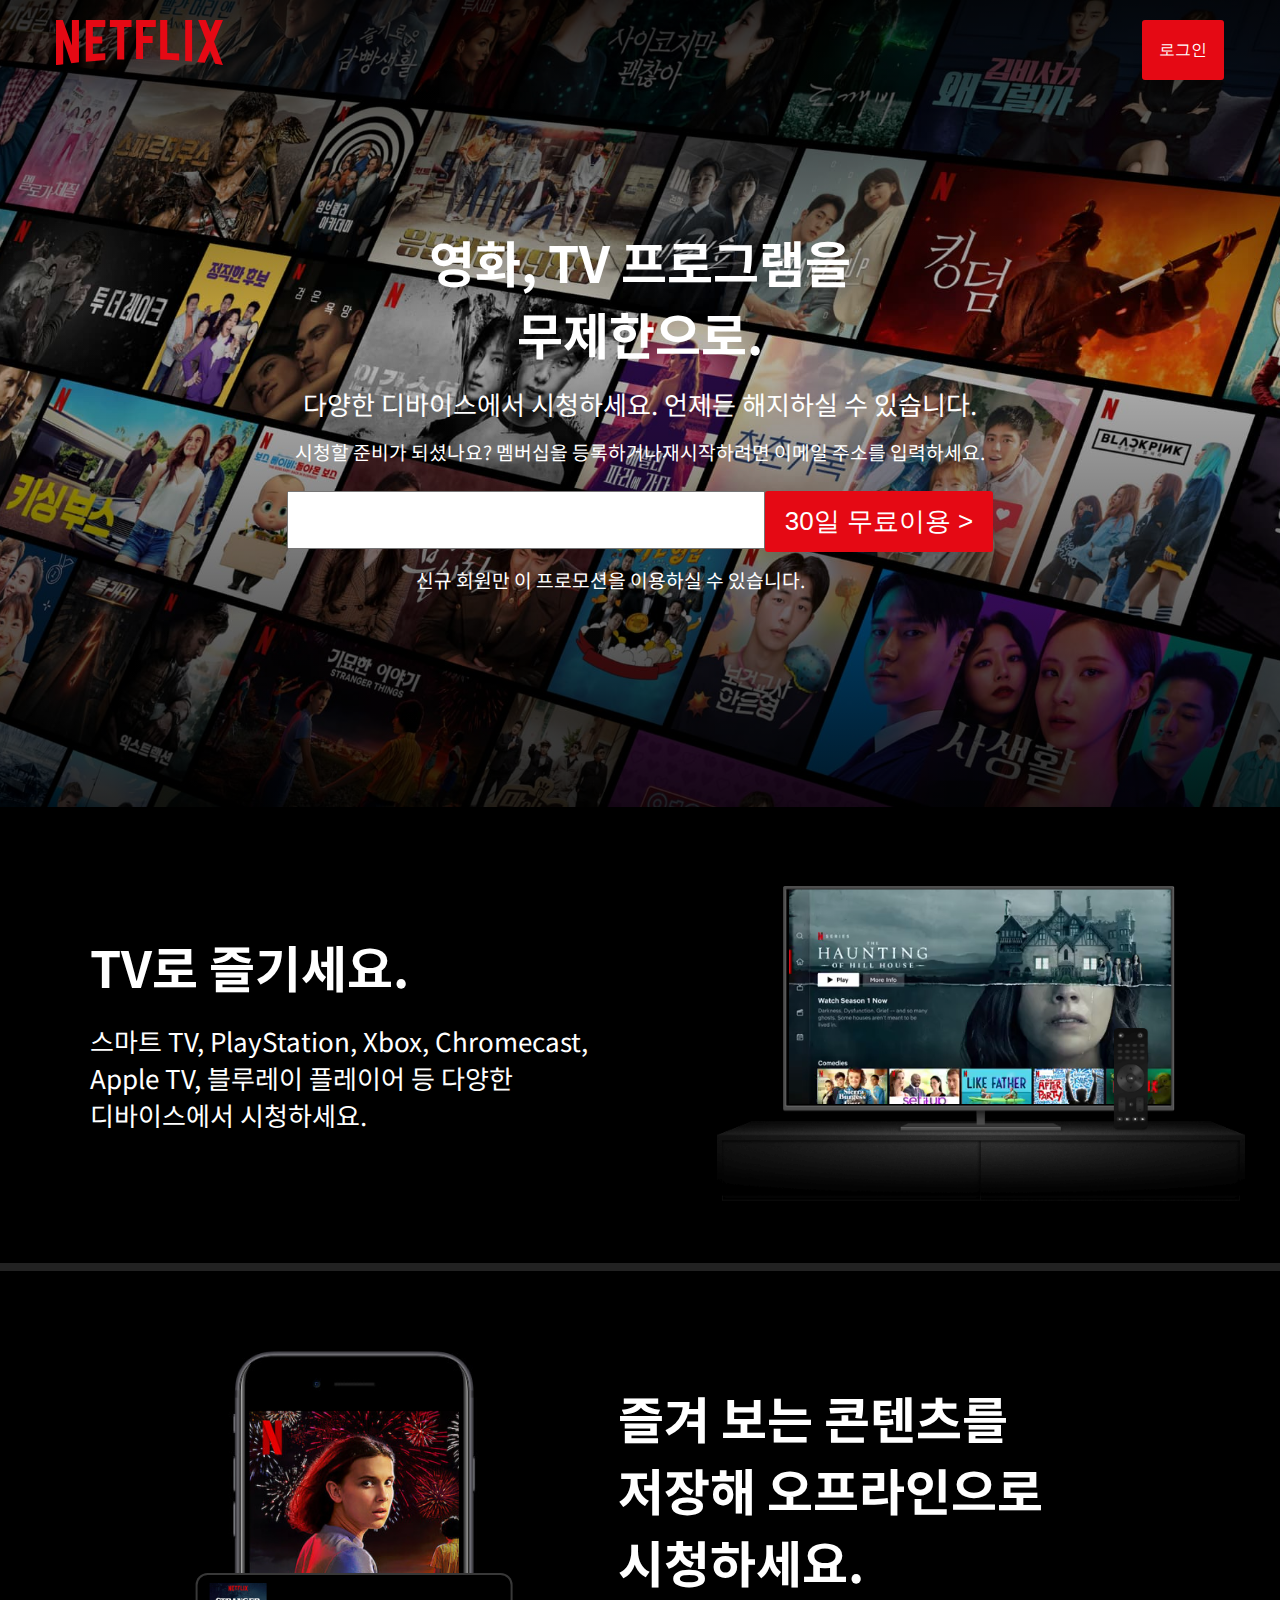
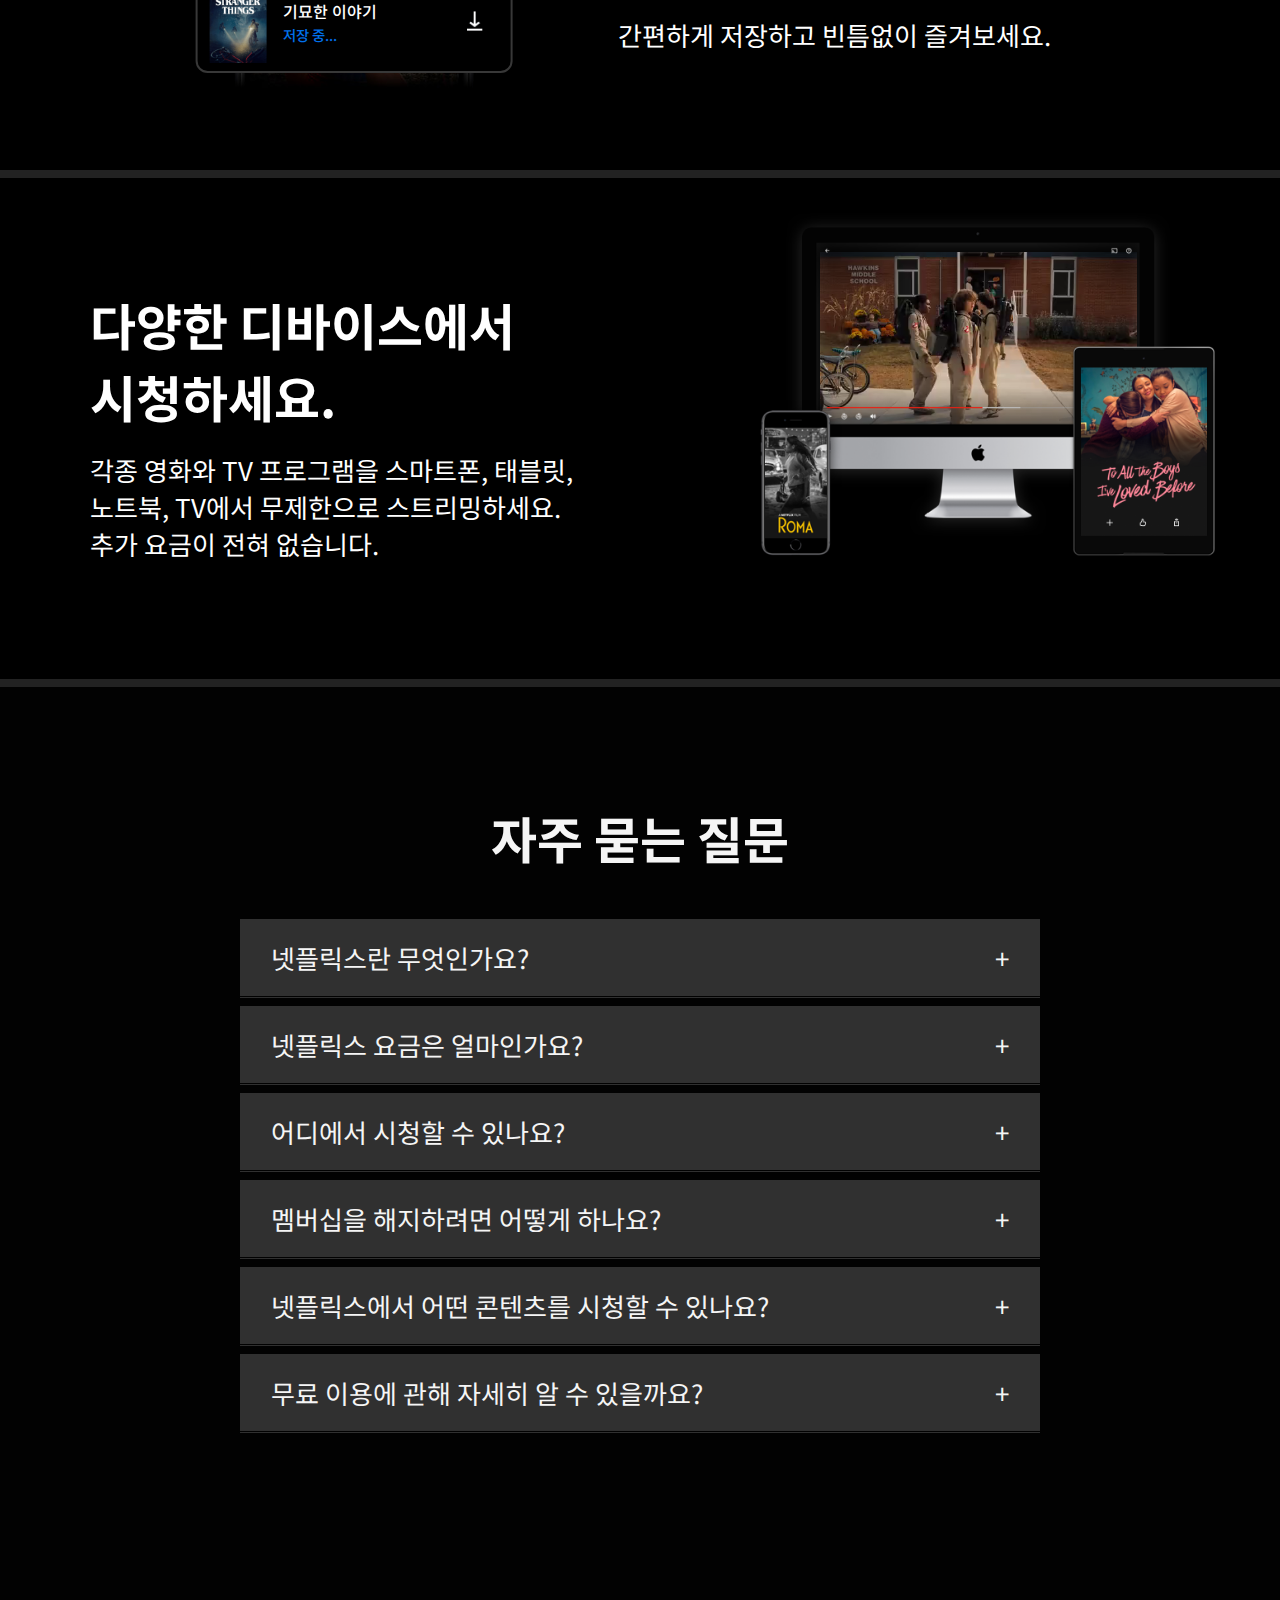
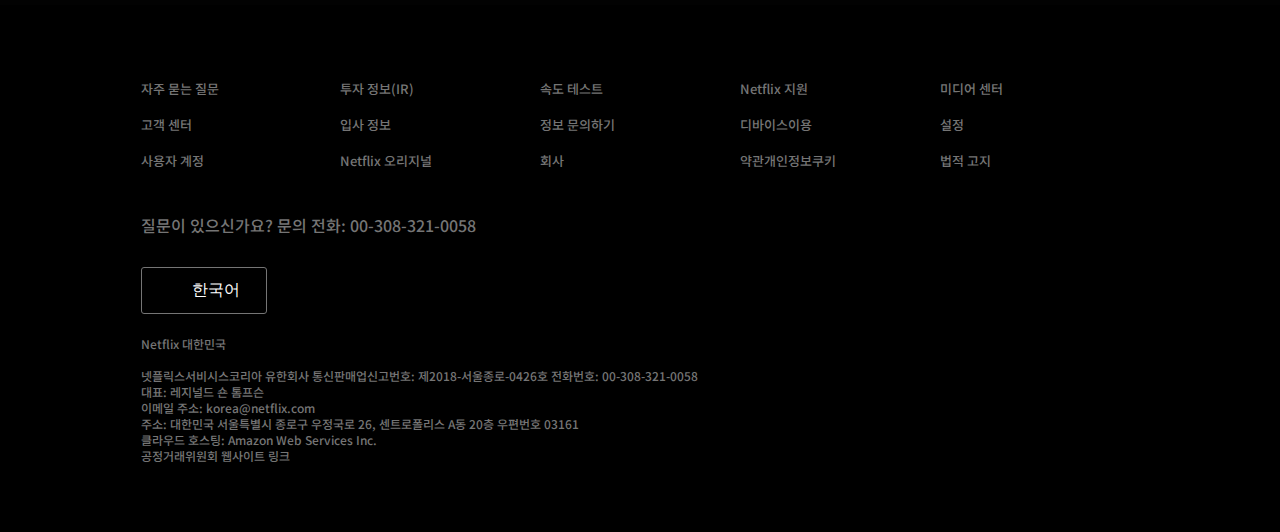
<file: netflix/index.html>
<!DOCTYPE html>
<html lang="en">
<head>
    <meta charset="UTF-8">
    <meta name="viewport" content="width=device-width, initial-scale=1.0">
    <meta content="영화 보기, 온라인 영화, 인터넷 영화, TV 시청, TV 온라인, 온라인 TV 프로그램, 인터넷 TV 프로그램,&nbsp;TV 프로그램 보기, 영화 스트리밍, 스트리밍 tv, 인스턴트 스트리밍, 온라인 시청, 인터넷 시청,&nbsp;영화, 영화 보기 대한민국, 온라인 TV 보기, 다운로드 불필요, 영화 풀 버전, 전체 영화" name="keywords">
    <meta content="스마트 TV, 태블릿, 스마트폰, PC, 게임 콘솔 등 다양한 디바이스에서 영화와 TV 프로그램을 마음껏 즐기세요." name="description">
    <title>Netflix&nbsp;대한민국 - 인터넷으로 TV 프로그램과 영화를 시청하세요</title>
    <link rel="stylesheet" href="css/common.css">
    <link rel="stylesheet" href="css/index.css">
    <link rel="shortcut icon" href="img/nficon2016.ico">

</head>
<body>
    <header>

    </header>
    <main>

        <section id="hero">
            <div class="hero_wrap">
                <div class="back_img_gradient"></div>
                <div class="hero_header">
                    <figure id="logo"><svg viewBox="0 0 111 30" width="167px" fill="#e50914" class="svg-icon svg-icon-netflix-logo" focusable="false"><g id="netflix-logo"><path d="M105.06233,14.2806261 L110.999156,30 C109.249227,29.7497422 107.500234,29.4366857 105.718437,29.1554972 L102.374168,20.4686475 L98.9371075,28.4375293 C97.2499766,28.1563408 95.5928391,28.061674 93.9057081,27.8432843 L99.9372012,14.0931671 L94.4680851,-5.68434189e-14 L99.5313525,-5.68434189e-14 L102.593495,7.87421502 L105.874965,-5.68434189e-14 L110.999156,-5.68434189e-14 L105.06233,14.2806261 Z M90.4686475,-5.68434189e-14 L85.8749649,-5.68434189e-14 L85.8749649,27.2499766 C87.3746368,27.3437061 88.9371075,27.4055675 90.4686475,27.5930265 L90.4686475,-5.68434189e-14 Z M81.9055207,26.93692 C77.7186241,26.6557316 73.5307901,26.4064111 69.250164,26.3117443 L69.250164,-5.68434189e-14 L73.9366389,-5.68434189e-14 L73.9366389,21.8745899 C76.6248008,21.9373887 79.3120255,22.1557784 81.9055207,22.2804387 L81.9055207,26.93692 Z M64.2496954,10.6561065 L64.2496954,15.3435186 L57.8442216,15.3435186 L57.8442216,25.9996251 L53.2186709,25.9996251 L53.2186709,-5.68434189e-14 L66.3436123,-5.68434189e-14 L66.3436123,4.68741213 L57.8442216,4.68741213 L57.8442216,10.6561065 L64.2496954,10.6561065 Z M45.3435186,4.68741213 L45.3435186,26.2498828 C43.7810479,26.2498828 42.1876465,26.2498828 40.6561065,26.3117443 L40.6561065,4.68741213 L35.8121661,4.68741213 L35.8121661,-5.68434189e-14 L50.2183897,-5.68434189e-14 L50.2183897,4.68741213 L45.3435186,4.68741213 Z M30.749836,15.5928391 C28.687787,15.5928391 26.2498828,15.5928391 24.4999531,15.6875059 L24.4999531,22.6562939 C27.2499766,22.4678976 30,22.2495079 32.7809542,22.1557784 L32.7809542,26.6557316 L19.812541,27.6876933 L19.812541,-5.68434189e-14 L32.7809542,-5.68434189e-14 L32.7809542,4.68741213 L24.4999531,4.68741213 L24.4999531,10.9991564 C26.3126816,10.9991564 29.0936358,10.9054269 30.749836,10.9054269 L30.749836,15.5928391 Z M4.78114163,12.9684132 L4.78114163,29.3429562 C3.09401069,29.5313525 1.59340144,29.7497422 0,30 L0,-5.68434189e-14 L4.4690224,-5.68434189e-14 L10.562377,17.0315868 L10.562377,-5.68434189e-14 L15.2497891,-5.68434189e-14 L15.2497891,28.061674 C13.5935889,28.3437998 11.906458,28.4375293 10.1246602,28.6868498 L4.78114163,12.9684132 Z" id="Fill-14"></path></g></svg></figure>
                    <button>로그인</button>
                </div>
                <div class="hero_conts">
                    <div class="hero_title_wrap">
                        <h1>영화, TV 프로그램을<span>무제한으로.</span></h1>
                        <h2>다양한 디바이스에서 시청하세요. 언제든 해지하실 수 있습니다.</h2>
                    </div>
                    <div class="hero_input_wrap">
                        <h3>시청할 준비가 되셨나요? 멤버십을 등록하거나<span>재시작하려면 이메일 주소를 입력하세요.</span></h3>
                        <div class="input_email_wrap">
                            <div class="input_email">
                                <input type="email" data-uia="field-email" name="email" class="input_conts" value="" tabindex="0" autocomplete="email" maxlength="50" minlength="5" dir="">
                                <!-- <label class="placeLabel">이메일 주소</label> -->
                            </div>
                            <div><button class="input_btn">30일 무료이용 ></button></div>
                        </div>
                    </div>
                    <h3 class="">신규 회원만 이 프로모션을 이용하실 수 있습니다.</h3>
                </div>

            </div>
            


        </section>

        <section id="feature">
            <div class="tv">
                <ul class="tv_wrap">
                    <li class="wrap_first_child">
                        <h1>TV로 즐기세요.</h1>
                        <h2>스마트 TV, PlayStation, Xbox, Chromecast, Apple TV, 블루레이 플레이어 등 다양한 디바이스에서 시청하세요.</h2>
                    </li>
                    <li class="wrap_last_child">
                             
                            <video autoplay loop  src="video/video-tv-0819.m4v"></video>

                        <img src="img/tv.png">
                   
                    </li>
                </ul>
            </div>
            <div class="offline">
                <ul class="tv_wrap">
                    <li class="wrap_last_child">
                        <img alt class="offline_img_wrap" src="img/mobile-0819.jpg">
                        <div class="offline_save_div">
                            <img src="img/boxshot.png">
                                <div class="offline_text_wrap">
                                    <div class="text_0">기묘한 이야기</div>
                                    <div class="text_1">저장 중...</div>
                                </div>
                                <div class="offline_loding_img">
                                    <img src="img/download-icon.gif">
        
                                </div>
                        </div>

                        
                    </li>
                    <li class="wrap_first_child">
                        <h1>즐겨 보는 콘텐츠를 저장해 오프라인으로 시청하세요.</h1>
                        <h2>간편하게 저장하고 빈틈없이 즐겨보세요.</h2>
                    </li>

                </ul>
            </div>
            <div class="device">
                <ul class="tv_wrap">
                    <li class="wrap_first_child">
                        <h1>다양한 디바이스에서 시청하세요.</h1>
                        <h2>각종 영화와 TV 프로그램을 스마트폰, 태블릿, 노트북, TV에서 무제한으로 스트리밍하세요. 추가 요금이 전혀 없습니다.</h2>
                    </li>
                    <li class="wrap_last_child">
                             
                            <video autoplay loop class="device_video"  src="video/video-devices.m4v"></video>

                        <img src="img/device-pile.png">
                   
                    </li>
                </ul>
            </div>
        </section>

        <section id="faq">
            <div class="faq_wrap">
                <h2>자주 묻는 질문</h2>
                <div class="faq_conts">
                    <div class="faq_list">
                        <h3 class="faq_title" onclick="accOpen(0)">넷플릭스란 무엇인가요? <span class="openstate_icon">+</span></h3>
                        <p class="faq_description">넷플릭스는 각종 수상 경력에 빛나는 TV 프로그램, 영화, 애니메이션, 다큐멘터리 등 다양한 콘텐츠를 인터넷 연결이 가능한 수천 종의 디바이스에서 시청할 수 있는 스트리밍 서비스입니다.<br><br>

                            저렴한 월 요금으로 일체의 광고 없이 원하는 시간에 원하는 만큼 즐길 수 있습니다. 무궁무진한 콘텐츠가 준비되어 있으며 매주 새로운 TV 프로그램과 영화가 제공됩니다.
                        </p>
                    </div>

                    <div class="faq_list">
                        <h3 class="faq_title" onclick="accOpen(1)">넷플릭스 요금은 얼마인가요? <span class="openstate_icon">+</span></h3>
                        <p class="faq_description">스마트폰, 태블릿, 스마트 TV, 노트북, 스트리밍 디바이스 등 다양한 디바이스에서 월정액 요금 하나로 넷플릭스를 시청하세요. 멤버십 요금은 월 9,500원부터 14,500원까지 다양합니다. 추가 비용이나 약정이 없습니다.
                        </p>
                    </div>
                    <div class="faq_list">
                        <h3  class="faq_title" onclick="accOpen(2)">어디에서 시청할 수 있나요? <span class="openstate_icon">+</span></h3>
                        <p class="faq_description">다양한 디바이스에서 언제 어디서나 시청할 수 있습니다. 넷플릭스 계정으로 로그인하면 PC에서 netflix.com을 통해 바로 시청할 수 있으며, 인터넷이 연결되어 있고 넷플릭스 앱을 지원하는 디바이스(스마트 TV, 스마트폰, 태블릿, 스트리밍 미디어 플레이어, 게임 콘솔 등)에서도 언제든지 시청할 수 있습니다. 
                        </p>
                    </div>

                    <div class="faq_list">
                        <h3  class="faq_title" onclick="accOpen(3)">멤버십을 해지하려면 어떻게 하나요?<span class="openstate_icon">+</span></h3>
                        <p  class="faq_description">넷플릭스는 부담 없이 간편합니다. 성가신 계약도, 약정도 없으니까요. 멤버십 해지도 온라인에서 클릭 두 번이면 완료할 수 있습니다. 해지 수수료도 없으니 원할 때 언제든 계정을 시작하거나 종료하세요.
                        </p>
                    </div>

                    <div class="faq_list">
                        <h3  class="faq_title" onclick="accOpen(4)">넷플릭스에서 어떤 콘텐츠를 시청할 수 있나요? <span class="openstate_icon">+</span></h3>
                        <p class="faq_description">넷플릭스는 장편 영화, 다큐멘터리, TV 프로그램, 애니메이션, 각종 상을 수상한 넷플릭스 오리지널 등 수많은 콘텐츠를 확보하고 있습니다. 마음에 드는 콘텐츠를 원하는 시간에 원하는 만큼 시청하세요. 30일 무료 이용으로 넷플릭스의 무한한 콘텐츠 세상을 만나보세요.
                        </p>
                    </div>

                    <div class="faq_list">
                        <h3  class="faq_title" onclick="accOpen(5)">무료 이용에 관해 자세히 알 수 있을까요?<span class="openstate_icon">+</span></h3>
                        <p  class="faq_description">넷플릭스를 30일 동안 무료로 이용해 보세요. 마음에 드는 경우 계속 이용하시면 됩니다. 별도로 해지하지 않는 한, 멤버십이 자동으로 유지됩니다. 무료 이용 기간이 끝나기 전에 멤버십을 해지하면 요금이 청구되지 않습니다. 복잡한 계약, 약정, 해지 수수료가 없습니다. 언제든 온라인으로 해지하세요.
                        </p>
                    </div>
                </div>
                

            </div>
        </section>
        <footer>
            <div class="footer_wrap">
                <div class="footer_wrap_conts">
                    <ul class="footer_menu">
                        <li><a href="">자주 묻는 질문</a></li>
                        <li><a href="">고객 센터</a></li>
                        <li><a href="">사용자 계정</a></li>
                    </ul>
                    <ul class="footer_menu">
                        <li><a href="">투자 정보(IR)</a></li>
                        <li><a href="">입사 정보</a></li>
                        <li><a href="">Netflix 오리지널</a></li>
                    </ul>
                    <ul class="footer_menu">
                        <li><a href="">속도 테스트</a></li>
                        <li><a href=""> 정보 문의하기</a></li>
                        <li><a href="">회사</a></li>
                    </ul>
                    <ul class="footer_menu">
                        <li><a href="">Netflix 지원</a></li>
                        <li><a href="">디바이스이용</a></li>
                        <li><a href="">약관개인정보쿠키</a></li>
                    </ul>
                    <ul class="footer_menu">
                        <li><a href="">미디어 센터</a></li>
                        <li><a href="">설정</a></li>
                        <li><a href="">법적 고지</a></li>
                    </ul>
                    
                </div>
                <div class="footer_text_wrap">
                    <p>질문이 있으신가요? 문의 전화: 00-308-321-0058</p>
                    <button class="footer_btn">한국어</button>
                    <div class="footer_address">
                        <span class="fooer_nation">Netflix 대한민국</span>
        
                        <span>넷플릭스서비시스코리아 유한회사 통신판매업신고번호: 제2018-서울종로-0426호 전화번호: 00-308-321-0058</span>
                            <span>    대표: 레지널드 숀 톰프슨</span>
                                <span>   이메일 주소: korea@netflix.com</span>
                                    <span>    주소: 대한민국 서울특별시 종로구 우정국로 26, 센트로폴리스 A동 20층 우편번호 03161</span>
                                        <span>   클라우드 호스팅: Amazon Web Services Inc.</span>
                                            <span>   공정거래위원회 웹사이트 링크</span>
                    </div>
                </div>
                
                

            </div>
            
           
            

        </footer>



    </main>
    
    <script src="js/index.js"></script>


</body>
</html>
</file>
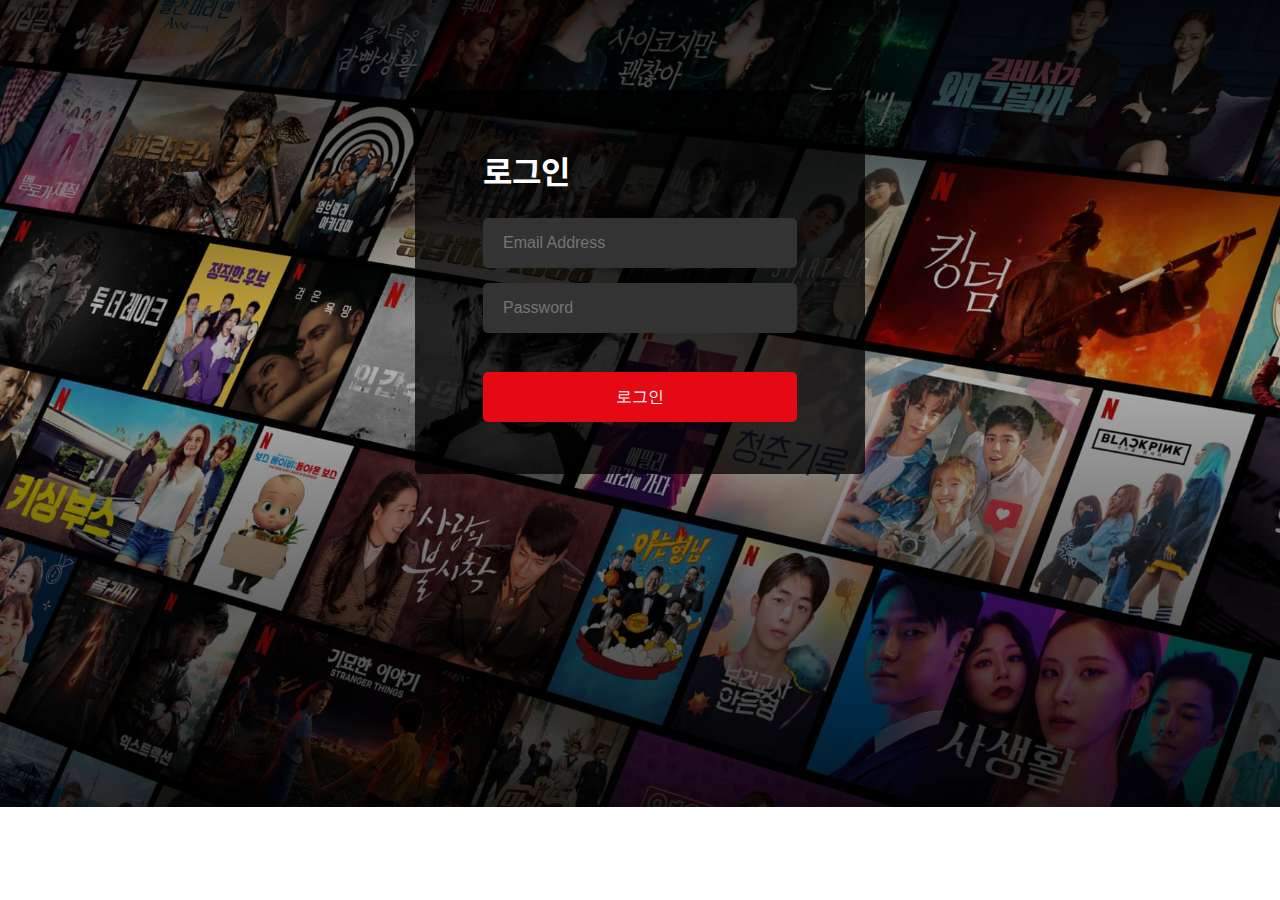
<file: netflix/login.html>
<!DOCTYPE html>
<html lang="en">
<head>
    <meta charset="UTF-8">
    <meta name="viewport" content="width=device-width, initial-scale=1.0">
    <meta content="영화 보기, 온라인 영화, 인터넷 영화, TV 시청, TV 온라인, 온라인 TV 프로그램, 인터넷 TV 프로그램,&nbsp;TV 프로그램 보기, 영화 스트리밍, 스트리밍 tv, 인스턴트 스트리밍, 온라인 시청, 인터넷 시청,&nbsp;영화, 영화 보기 대한민국, 온라인 TV 보기, 다운로드 불필요, 영화 풀 버전, 전체 영화" name="keywords">
    <meta content="스마트 TV, 태블릿, 스마트폰, PC, 게임 콘솔 등 다양한 디바이스에서 영화와 TV 프로그램을 마음껏 즐기세요." name="description">
    <title>Netfilx</title>
    <link rel="stylesheet" href="css/common.css">

    <link rel="shortcut icon" href="img/nficon2016.ico">
</head>
<style>
    #login{width: 100%; }
    .hero_wrap{    z-index: -2;
    width: 100%;
    height: 806.781px;
    background-image: url(img/KR-ko-20201019-popsignuptwoweeks-perspective_alpha_website_large.jpg);
    background-size: cover;
    background-repeat: no-repeat;
    background-position: 50% 50%;
    position: absolute;
    top: 0;
    left: 0;
    margin-bottom: 20px;

}
    .back_img_gradient{
    z-index: -1;
    width: 100%;
    height: 806.781px;
    background-image: linear-gradient(to top,rgba(0,0,0,.8) 0,rgba(0,0,0,0) 60%,rgba(0,0,0,.8) 100%);
    position: absolute;
    top: 0;
    left: 0;

    
}
.login_wrap{
        max-width: 450px; padding: 90px 5% ; margin: 0 auto;
    }

    .login_continer{
        padding: 60px 68px 40px ;
        background-color: rgba(0,0,0,0.75);
        border-radius: 5px;
    }
    .login_continer h4{
        font-size: 32px;
        line-height: 40px;
        color: white;
        margin-bottom: 28px;
    } 
       #login_email{
        width: 100%;
        height: 50px;
        padding: 16px 20px ;
        background-color: rgb(51, 51, 51);
        border: none;
        font-size: 16px;
        line-height: 16px;
        border-radius: 5px;
        margin-bottom: 15px;
        box-sizing: border-box;
        color: white;

    }
    #login_submit{
        width: 100%;
        height: 50px;
        padding: 16px;
        background-color: rgb(229, 9, 20);
        border: none;
        font-size: 16px;
        line-height: 16px;
        border-radius: 5px;
        margin-bottom: 12px;
        margin-top: 24px;
        box-sizing: border-box;
        color: white;

    }


</style>
<body>
    <section id="login">
        <div class="hero_wrap"><div class="back_img_gradient"></div></div>
        <div class="login_wrap">
            <div class="login_continer">
                <h4>로그인</h4>
                <form action="">
                    <input type="email" placeholder="Email Address" id="login_email" name="">
                    <input type="password" placeholder="Password" id="login_email" name="">
                    <button type="submit" value="Sign in hi" id="login_submit" >로그인</button>
    </div>
            
        </div>
         
    </form>
    </section>
   
    
</body>
</html>
</file>
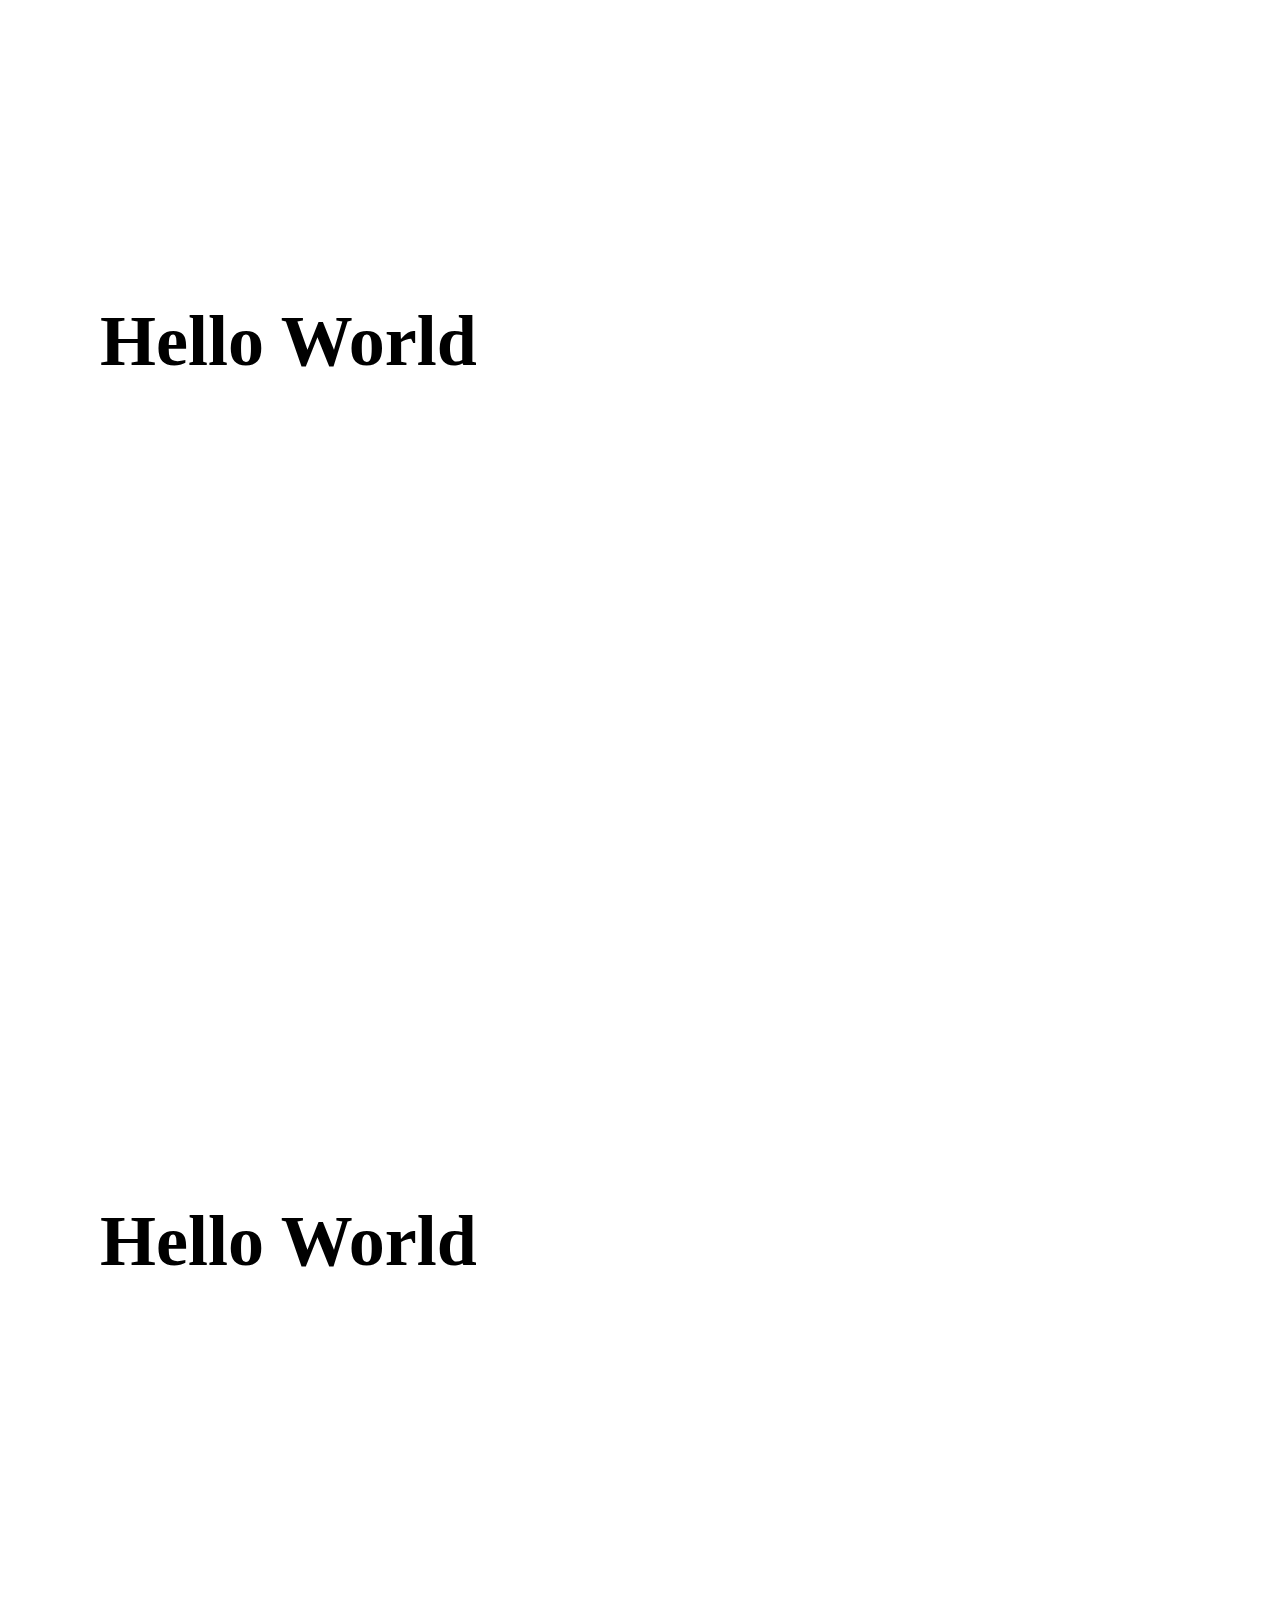
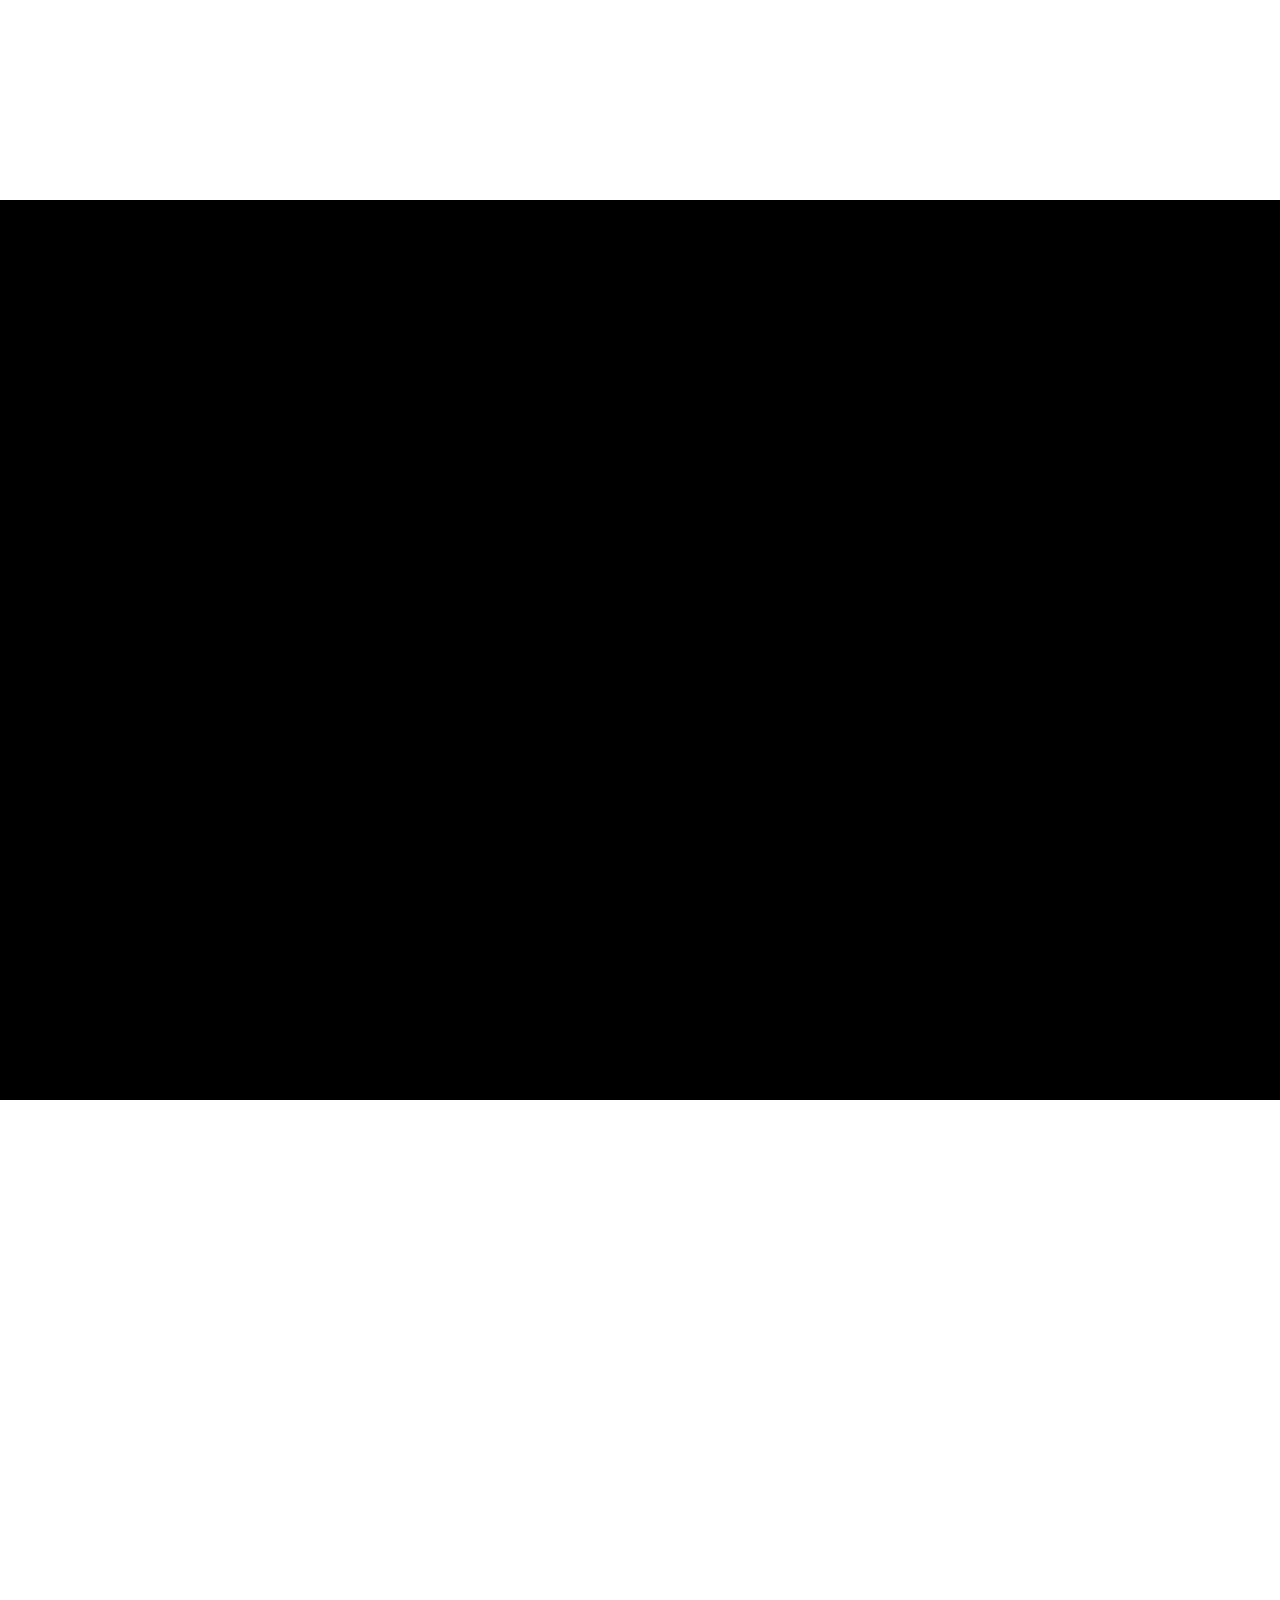
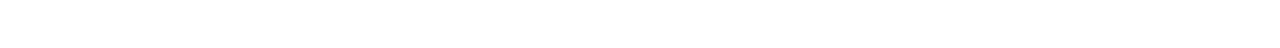
<file: netflix/scroll.html>
<!DOCTYPE html>
<html lang="en">
<head>
    <meta charset="UTF-8">
    <meta name="viewport" content="width=device-width, initial-scale=1.0">
    <title>Document</title>
</head>
<style>
    * {margin: 0; padding: 0; box-sizing: border-box;}
    #hero { width: 100% ; height: 100vh; position: relative; overflow: hidden;} 
    #feature {width: 100% ; height: 100vh; position: relative;}
    #hero_title{ position: absolute; top: 300px; left: 100px; font-size: 72px;
    opacity: 1; white-space:nowrap; /* <  자동줄바꿈 방지 */}
    #feature_title {position: absolute; top: 300px; left: 100px; font-size: 72px;}

    .animtion_zoom { opacity:0; animation: scale 2s ease both;}
    .none_ani { opacity:1;  }
    #img {
        width: 100%; height: 100vh;
        background-color: black;
    }
    
    .photo_figure{
            width: 100px;
            margin: 0 auto;
            opacity :0;
            display: flex;
            justify-items: center;
            align-items: center;
        }

        .img_grad{
            background: linear-gradient(180deg, rgba(2,0,36,1) 0%, rgba(0,0,1,1) 17%, rgba(255,255,255,0) 100%);
        }
    svg.swipper_red {
        width: 42px;
        height: 42px;

        stroke-dasharray:70;
        stroke-dashoffset:70;
        transform: rotate(-90deg);

        }
        svg.red_animtion {
            width: 42px;
        height: 42px;
        stroke-dasharray:70;
        stroke-dashoffset:70;
        transform: rotate(-90deg);
        animation: dash 5.9s linear ;

        }

    @keyframes scale {
        0% { font-size: 800px; opacity: 0;}
        100% {font-size: 72px; opacity: 1;}
    }

    
@keyframes dash {
  0% {
    stroke-dashoffset: 70;
  }
  5% {
    stroke-dashoffset: 70;
  }
  100%{
      stroke-dashoffset:0;
  }
}
</style>
<body>
    <section id="hero">
        <h1 id="hero_title">Hello World</h1>
    </section>

    <section id="feature">
        <h1 id="feature_title">Hello World</h1>
        <svg id="swipperRed" class="swipper_red"  viewBox="0 0 24 24"><circle cx="12" cy="12" r="11" fill="none" stroke="#da291c" stroke-width="1"></circle></svg>

    </section>

    <section id="img">
        <div class="img_grad"></div>
        <figure class="photo_figure">
            <img src="img/m_bg_3.jpg">
        </figure>
        

    </section>
    <script>
        // var hero = document.getElementById('hero_title')
        // hero.addEventListener('click',zoomIn)
        // function zoomIn() {
        //     document.getElementById('hero_title').className = "animtion_zoom"; 
        //     document.querySelector("svg.swipper_red").setAttribute( 'class',"none_ani");
        //     setTimeout (function(){
                

        //     } , 2000);

          
            
            
        // }

      
var featureAniStartPos = document.getElementById('feature').offsetTop - window.innerHeight;
var imgAniStartPos = document.getElementById('img').offsetTop - window.innerHeight;            console.log(window.scrollY);
            console.log(window.innerHeight);
            console.log(imgAniStartPos);
        function scrollEvent () { 
            

            if ( window.scrollY > featureAniStartPos ) {
                document.getElementById('feature')

            } // 이거 활용해서 애니메이션 넣기 


            if (window.scrollY > imgAniStartPos && window.scroll - imgAniStartPos + 400 ){ // 원하는 구간이 넘어가는 순간  // 세로길이가 400보다 작을 때 
                var scrollDelta = window.scrollY - imgAniStartPos;
                document.querySelectorAll('.photo_figure')[0].style = " width : " + (100 + 1 * scrollDelta)+"px"; // 크기 바꿔주는 
                document.querySelectorAll('.photo_figure')[0].style = " opacity : " + (0 +0.01 * scrollDelta); //500pixel 넘어가야 어두워지는 것 
                // document.querySelectorAll('.img_grad')[0].style = " background: " + "linear-gradient(180deg, rgba(2,0,36,1) 0%, rgba(0,0,1,1) " 17 - scrollDelta " %,  rgba(255,255,255,0) 100%); 
                //500pixel 넘어가야 어두워지는 것 
            }
            //     document.querySelectorAll('.photo')[0].style = " opacity :0.5"
            // } else if ( window.scrollY > imgAniStartPos + 100 ) {
            //     document.querySelectorAll('.photo')[0].style = " opacity :0.6"
            // } else if ( window.scrollY > imgAniStartPos + 150 ) {
            //     document.querySelectorAll('.photo')[0].style = " opacity :0.7"
            // } else if ( window.scrollY > imgAniStartPos + 200 ) {
            //     document.querySelectorAll('.photo')[0].style = " opacity :0.8"
            // } else if ( window.scrollY > imgAniStartPos + 250 ) {
            //     document.querySelectorAll('.photo')[0].style = " opacity :0.9"
            // } else if ( window.scrollY > imgAniStartPos + 300 ) {
            //     document.querySelectorAll('.photo')[0].style = " opacity :1"
            // }
        }
    </script>
</body>
</html>
</file>
<file: netflix/css/common.css>
@import url('https://fonts.googleapis.com/css2?family=Noto+Sans+KR:wght@100;300;400;500;700;900&display=swap');

@font-face {
    font-family:'Nike Futura';
    src:url(../font/nike-futura.woff2) format('woff2');
    }
    
@font-face {
    font-family:'Nike TG';
    src:url(../font/niketg.woff2) format('woff2');
    }
    
* {
    margin: 0; 
    
}
header {  overflow: hidden;}
body {
    font-family: 'Noto Sans KR', sans-serif;
    font-size: 16px;
    font-weight: 500;
    line-height: 24px;
    color: #111;
    box-sizing: border-box;
    -webkit-font-smoothing:antialiased;
    
}
ul {list-style: none; padding: 0;}

a { text-decoration: none; color: rgb(17, 17, 17)}
a:hover { cursor: pointer;}

button{
    padding: 7px 17px;
    border-radius: 3px;
    background-color: #e50914;
    border: none;
    color: white;
    font-size: 16px;
    font-weight: 400;
    line-height: normal;
}

h1 {
    font-size: 64px;
    font-weight: 700;
    line-height: normal;
    margin:0  75px ;

}

h2 {
    font-size: 26px;
    font-weight: 400;
    line-height: normal;

}
h3 {
    font-size: 19.2px;
    font-weight: 400;
    line-height: normal;


}

p{
    font-size: 16px;
    font-weight: 500;
    line-height: 24px;
}

/* header */

header {
    width : 100%;
}
</file>
<file: netflix/css/index.css>
*{margin: 0 ; padding: 0; box-sizing: border-box; word-break: keep-all;}

section { overflow: hidden;}
#snow {
    width: 10px;
    height: 10px;
    border-radius: 100%;
}
#hero {
    width: 100%;
    height: 806.781px;
    box-sizing: border-box;
    text-align: center;
    color: white;
}

.hero_wrap{
    z-index: -2;
    width: 100%;
    height: 806.781px;
    background-image: url(../img/KR-ko-20201019-popsignuptwoweeks-perspective_alpha_website_large.jpg);
    background-size: cover;
    background-repeat: no-repeat;
    background-position: 50% 50%;
    position: relative;
    margin-bottom: 20px;
}

.hero_conts {
    max-width: 950px;
    margin: 0 auto;
    padding: 145px 45px ;
    box-sizing: border-box;
}

.hero_title_wrap {
    max-width: 800px;
    margin: 0 auto;
}

.hero_title_wrap h2{
    margin: 16px 0;
}
.hero_title_wrap span {
    display: block;
}
.hero_input_wrap{
    max-width: 800px;
    margin: 0 auto;
}
.hero_input_wrap h3{
    padding: 0 47.5px 20px;
    box-sizing: border-box;
}
.hero_input_wrap span{
    display: inline-block;
}
.hero_conts h3{
    max-width: 800px;
    margin: 14.4px 0 4.8px;
}

.hero_header{
    height: 80px;
    width: calc (100% - 112px);
    padding-top: 20px;
    margin: 0 56px;
    display: flex;
    box-sizing: border-box;
    justify-content: space-between;
}
.back_img_gradient{
    z-index: -1;
    width: 100%;
    height: 806.781px;
    background-image: linear-gradient(to top,rgba(0,0,0,.8) 0,rgba(0,0,0,0) 60%,rgba(0,0,0,.8) 100%);
    position: absolute;
    top: 0;
    left: 0;
}
.input_email_wrap {
    display: flex;
    justify-content: center;
}

.input_conts{
    width: 478px;
    height: 58px;
    padding: 10px 10px 0;
    box-sizing: border-box;
    position: relative;
}
.input_btn{
    font-size: 30px;
    padding: 10px 20px;
}
.placeLabel {
    position: absolute;
    top: 10px;
    left: 10px;
}


#feature{
    background-color: rgb(0, 0, 0);
    word-break: keep-all;
}

.tv {
    width: 100%;
    padding: 70px 45px;
    border-bottom: 8px solid rgb(34, 34, 34);
    box-sizing: border-box;
    color: white;
    overflow: hidden;
    
}

.offline{
    width: 100%;
    padding: 70px 45px;
    border-bottom: 8px solid rgb(34, 34, 34);
    box-sizing: border-box;
    color: white;
}
.device{
    width: 100%;
    padding: 70px 45px;
    border-bottom: 8px solid rgb(34, 34, 34);
    box-sizing: border-box;
    color: white;
}



.tv_wrap {
    display: flex;
    justify-content: space-between;
    align-items: center;
    width: 100%;
    max-width: 1100px;
    margin: 0 auto;
    height: 100%;
    padding: 40px 0;
    
}
.tv_wrap .wrap_first_child {
    width: 52%;
    text-align: left;
    padding-right: 48px;
    box-sizing: border-box;
}

.tv_wrap li h1{
    width: 100%;
    text-align: left;
    margin: 0;
    font-size: 50px;
    font-weight: 700;
    margin-bottom: 8px;

}
.tv_wrap li h2{
    width: 100%;
    text-align: left;
    margin: 0;
    font-size: 26px;
    font-weight: 400;
    margin: 19.5px 0 6.5px;

}
.tv_wrap .wrap_last_child {
    width: 48%;
    position: relative;
    margin: -10% -5% -5% 0;
}


.tv_wrap li, .tv_wrap li img {
    position: relative;
}


/* .hero_title_wrap br {
    display: none;
} */
.tv_wrap li video {
    position: absolute;

    left:50%;
    top: 47%;
    z-index: 2;
    max-width: 73%;
    max-height: 54%;
    transform: translate(-50%, -50%);
}
.tv_wrap li img {
    width: 100%;
    z-index: 5;
}



.offline_save_div{
    border-radius: 0.75em;
    background-color: rgb(0, 0, 0);
    padding: 8px 12px;
    border: 2px solid rgba(225, 225, 225, 0.25);
    position: absolute;
    bottom:5%;
    left: 50%;
    display: flex;
    justify-content: space-between;
    align-items: center;
    transform: translate(-50%);
    width: 60%;
    z-index: 10;
}



.tv_wrap .offline_save_div img {
    width: 57px;
    margin-right: 16px;

}
.offline_text_wrap{
    width: 100%;
    margin: 4.8px 0;
}
.text_0 {
    color: white;
    z-index: 6;
    font-size: 16px;
}
ul.tv_wrap li .offline_img_wrap{
    width: 100%;
}
.text_1 {
    color: rgb(0, 113, 235);
    font-size: 14.4px;
}

.offline_loding_img {
    width: 48px;
}
.tv_wrap .offline_loding_img img{
    width: 48px;
}


.wrap_last_child .device_video {
    width: 60%;
    top:calc(38% - 12px) ;
    left: calc(49% + 2px) ;
    transform: translate(-50%,-50%);
}



#faq {
    width: 100%;
    padding: 50px 0;
    background-color: rgb(2, 2, 2);
    word-break: keep-all;
}

.faq_wrap {
    width: 100%;
    max-width: 900px;
    padding: 70px 45px;
    box-sizing: border-box;
    margin: 0 auto;
    color: whitesmoke;
}
.faq_wrap h2 {
    font-size: 50px;
    line-height: 1.2em;
    font-weight: 700;
    margin-bottom: 5px;
    text-align: center;
}
.faq_conts {
    width: 100%;
    max-width: 800px;
    margin: 52px auto;
}

.faq_list{
    background-color: rgb(48, 48, 48);
    margin-bottom: 8px;
    max-height:79px; overflow:hidden;
    cursor: pointer;
    transition: 0.5s;
    
}

.faq_title {
    font-size: 26px;
    font-weight: 400;
    line-height: normal;
    padding:  20px 31px;
    box-sizing: border-box;
    border-bottom: 1px solid rgb(2, 2, 2);
    display: flex;
    justify-content: space-between;
}

.faq_description{
    font-size: 20px;
    font-weight: 400;
    line-height: normal;
    padding:  31px;
    box-sizing: border-box;
}

.openstate_icon {
    transition: 0.5s;
}


footer {
    width: 100%;background-color: rgb(0, 0, 0); color: rgb(117, 117, 117);
}
.footer_wrap { width: 100%; max-width: 1200px; margin: 0 auto; 
padding: 70px 45px ;}
.footer_wrap_conts{width: 90%; margin: 0 auto; display: flex ; justify-content: space-between;}
.footer_menu { width: 20%;}
.footer_menu li {padding-right: 12px; margin-bottom: 10px;}
.footer_menu li a {
    
    color: rgb(117, 117, 117);
    font-size: 13px;
    line-height: 24px;
}

.footer_menu li a:hover {
    color: rgb(117, 117, 117);
}
.footer_btn{background-color: transparent; border:  1px solid rgb(117, 117, 117); border-radius: 3px; padding: 12px 26px 12px 50px ; margin-bottom: 20px;}
.footer_text_wrap{width: 90%; margin: 0 auto;}
.footer_text_wrap p {margin: 30px 0;}
.footer_address {font-size: 12px;line-height: 12px;}
.fooer_nation{margin: 20px 0;}
.footer_address span{ display: block; margin-top: 4px;}



@media screen  and (max-width:1440px) {
    h1 { font-size: 50px; }
    h2 {font-size: 26px;}
    .input_btn{
        font-size: 26px;
        padding: 13px 20px;
    }
}


@media screen and (max-width:950px) {
    .hero_header{height: 60px;     width: calc (100% - 20px);
        padding-top: 20px;
        margin: 0 10px;}
        .hero_header svg {height: 32px;}
   .tv_wrap{display: flex; flex-wrap: wrap; }
   .offline .tv_wrap {display: flex; flex-wrap: wrap; flex-direction: column-reverse;}
    .tv_wrap li h1 {font-size: 40px; text-align: center;}
    .tv_wrap li h2 {font-size:20px ; text-align: center;}
    .tv_wrap .wrap_first_child { z-index: 2; width: 100%; text-align: center; padding: 0;}
    .tv_wrap .wrap_last_child{ z-index: 1; width: 80%;margin: 0px auto 0}
    .input_btn{
        font-size: 16px;
        padding: 9px 16px;
        margin-top: 20px;
    }
    .input_email_wrap{display: block;}
    .hero_input_wrap span{display: block;}
    .hero_conts h3 { font-size: 23px; text-align: center; margin: 14px auto;}
    /* .faq_conts{margin: 52px 42px;} */
    .faq_title{font-size: 20px; padding: 16px  44px 16px 24px}
    .faq_list{max-height:60px;}
    .faq_conts  {width: 90%; margin: 52px auto;}
    .faq_wrap h2{font-size: 40px; text-align: center;}

.input_conts{
    width: 90%;}
}

@media screen and (max-width:740px){
    .hero_conts{padding: 70px 45px;}
    .hero_title_wrap h1{margin: 0;}
}

@media screen and (max-width:550px){
    #logo {display: flex; align-items: center; justify-content: left; margin: 0 0 0  -30px ;}
    .hero_header{height: 60px;     width: calc (100% - 20px);
        padding-top: 20px;
        margin: 0 10px;}
    .hero_header svg {height: 26px;}
    h1 {font-size: 26px;}
    .hero_conts{padding: 150px 5% 50px;}
    h2 {font-size:18px;}
    
    .hero_input_wrap h3 {font-size:18px;  word-break: keep-all}
    .hero_conts h3 {font-size:14.4px;}
    .hero_title_wrap span {
        display: inline-block;
    }
    .tv_wrap li h1 {font-size: 26px;}
    .tv_wrap li h2 {font-size: 18px ; line-height: 24px;}
    .tv_wrap .wrap_last_child{ z-index: 1; width: 80%;margin:10px auto 0}
    .text_0 {font-size: 14.4px; }
    .text_1 {font-size: 12px;}
    .tv_wrap .offline_save_div img {
        width: 30px;
        margin-right: 16px;
    
    }
.faq_title { font-size: 18px;}
.offline_save_div{ width: 90%;}
.faq_conts { width: 100%; margin: 20px 0;}
.faq_wrap { padding: 20px 0;}
.faq_wrap h2 {font-size: 26px;}
.faq_list{max-height:58px;}

.footer_wrap {padding: 40px 20px; }
.footer_wrap_conts{flex-wrap: wrap;}
.footer_menu {width: 50%; }
/* .footer_menu li  a{font-size: 13px;} */
}
</file>
